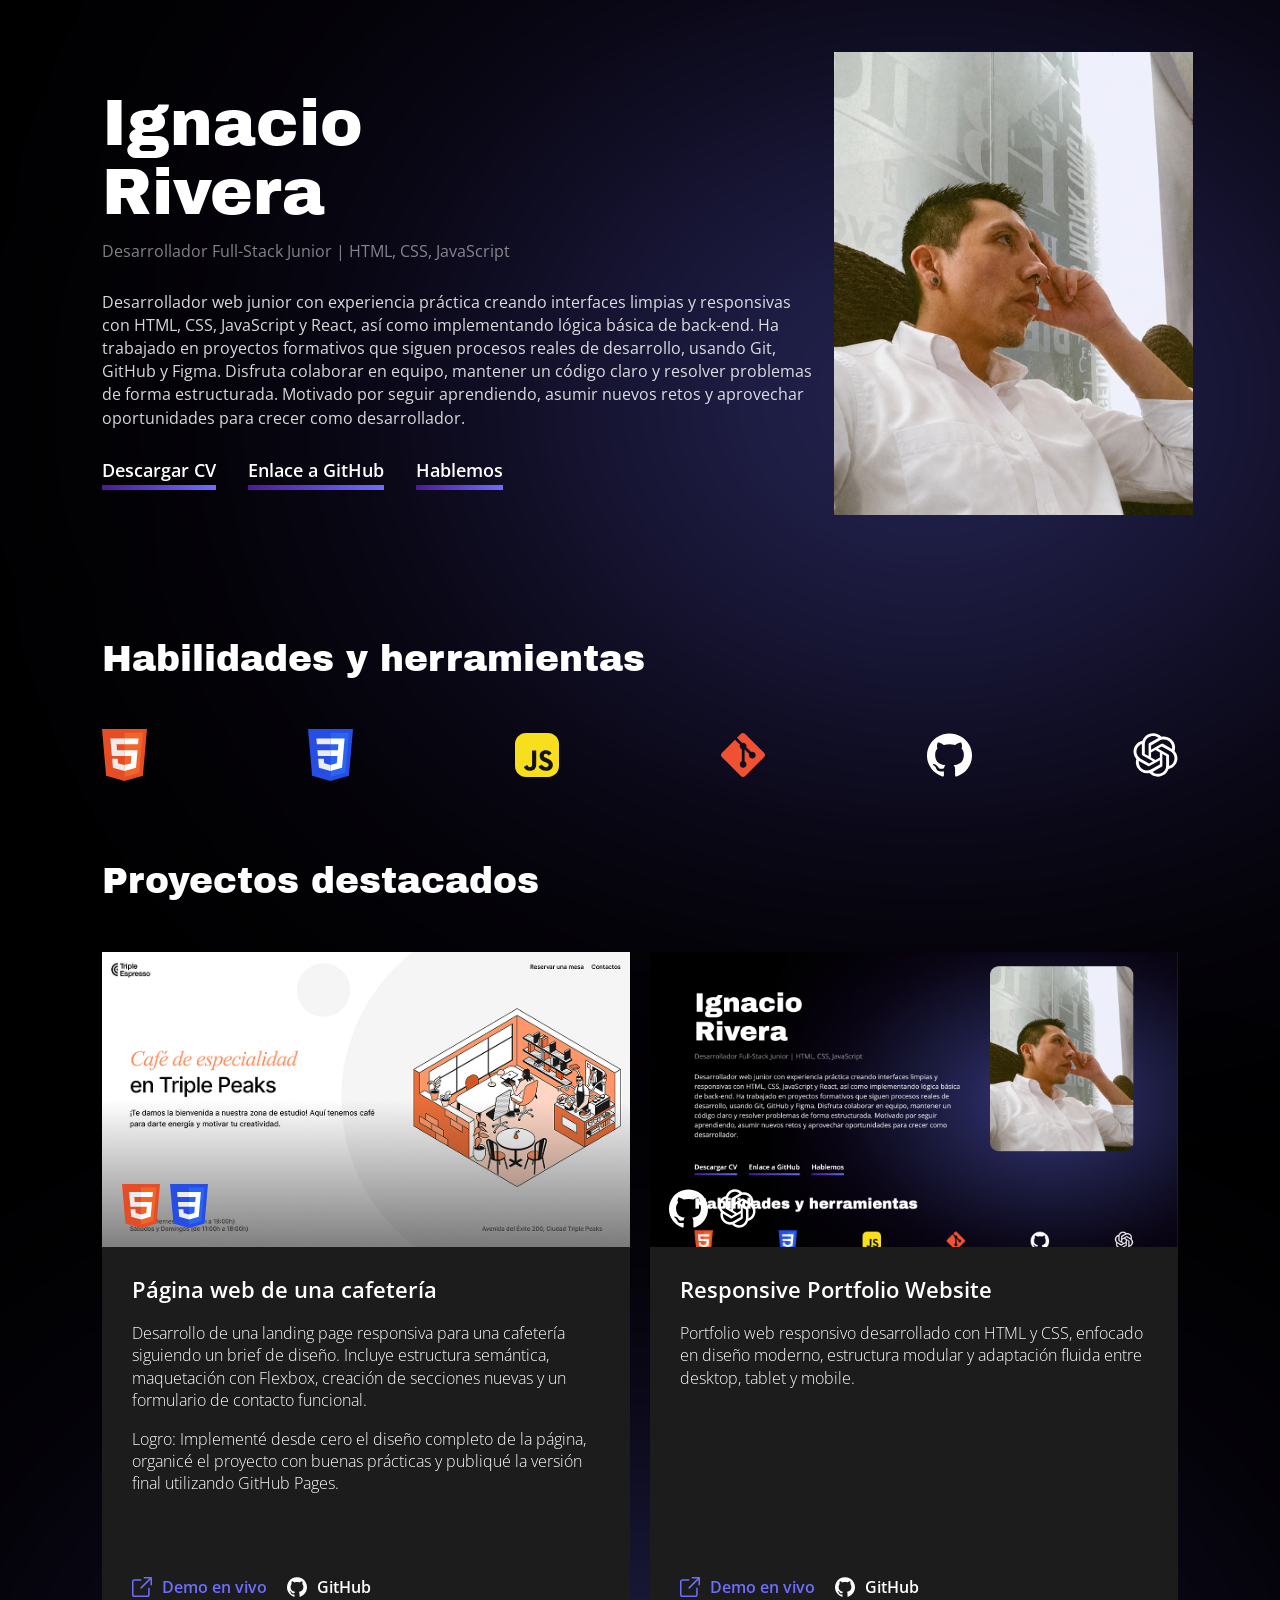
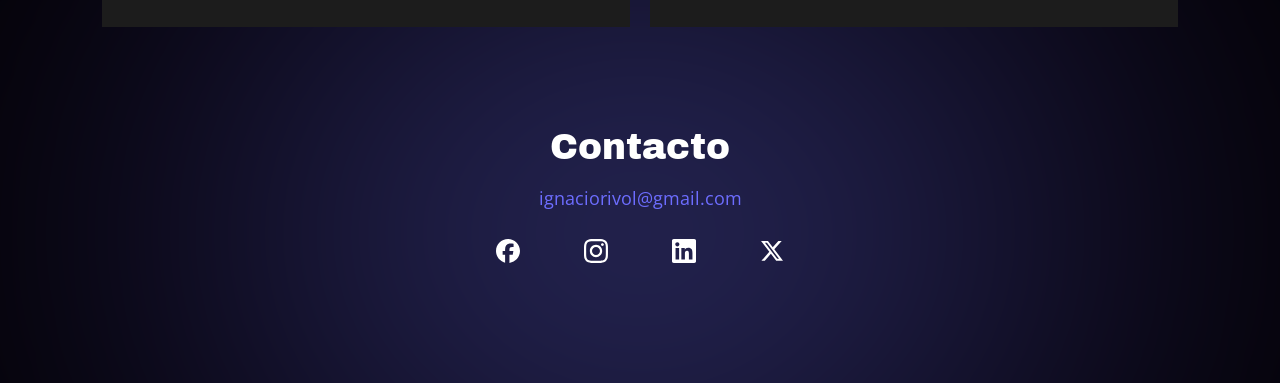
<file: index.html>
<!doctype html>
<html lang="es">
  <head>
    <meta charset="UTF-8" />
    <meta name="viewport" content="width=device-width, initial-scale=1.0" />
    <title>My Portfolio</title>
    <link rel="icon" href="./favicon.ico" type="image/x-icon" />
    <link rel="stylesheet" href="./styles/normalize.css" />
    <link rel="stylesheet" href="./styles/index.css" />
    <link rel="stylesheet" href="./styles/header.css" />
    <link rel="stylesheet" href="./styles/skills.css" />
    <link rel="stylesheet" href="./styles/projects.css" />
    <link rel="stylesheet" href="./styles/footer.css" />
    <link rel="stylesheet" href="./styles/responsive.css" />
  </head>

  <body>
    <div class="page">
      <header class="header">
        <div class="header__ellipse"></div>

        <div class="header__container">
          <div class="header__photo-wrapper">
            <img
              src="./images/photo-me.png"
              alt="Ignacio Rivera"
              class="header__photo"
            />
          </div>

          <h1 class="header__title">
            <span class="header__title-line">Ignacio</span>
            <span class="header__title-line">Rivera</span>
          </h1>

          <p class="header__subtitle">
            Desarrollador Full-Stack Junior | HTML, CSS, JavaScript
          </p>

          <p class="header__description">
            Desarrollador web junior con experiencia práctica creando interfaces
            limpias y responsivas con HTML, CSS, JavaScript y React, así como
            implementando lógica básica de back-end. Ha trabajado en proyectos
            formativos que siguen procesos reales de desarrollo, usando Git,
            GitHub y Figma. Disfruta colaborar en equipo, mantener un código
            claro y resolver problemas de forma estructurada. Motivado por
            seguir aprendiendo, asumir nuevos retos y aprovechar oportunidades
            para crecer como desarrollador.
          </p>

          <nav class="header__links">
            <a
              class="header__link"
              href="./files/CV_Ignacio_Rivera.pdf"
              download
              >Descargar CV</a
            >
            <a
              class="header__link"
              href="https://github.com/riveradevs/"
              target="_blank"
              rel="noopener noreferrer"
              >Enlace a GitHub</a
            >
            <a class="header__link" href="#contacto">Hablemos</a>
          </nav>
        </div>
      </header>
      <main>
        <section class="skills">
          <h2 class="skills__title">Habilidades y herramientas</h2>

          <div class="skills__icons">
            <img src="./images/icon-1.svg" alt="HTML" />
            <img src="./images/icon-2.svg" alt="CSS" />
            <img src="./images/icon-3.svg" alt="JavaScript" />
            <img src="./images/icon-4.svg" alt="React" />
            <img
              class="skills__icons-55px"
              src="./images/icon-5.svg"
              alt="GitHub"
            />
            <img
              class="skills__icons-55px"
              src="./images/icon-6.svg"
              alt="GPT"
            />
          </div>
        </section>

        <section class="projects">
          <h2 class="projects__title">Proyectos destacados</h2>

          <div class="projects__grid">
            <div class="project-column">
              <article class="project-card project-card--image">
                <img
                  src="./images/screenshot-1.jpg"
                  alt="Imagen del proyecto Página web de una cafetería"
                />

                <div class="project-card__icons">
                  <img src="./images/icon-1.svg" alt="HTML" />
                  <img src="./images/icon-2.svg" alt="CSS" />
                </div>
              </article>

              <article class="project-card project-card--info">
                <h3 class="project-card__title">Página web de una cafetería</h3>

                <div class="project-card__text-container">
                  <p class="project-card__text">
                    Desarrollo de una landing page responsiva para una cafetería
                    siguiendo un brief de diseño. Incluye estructura semántica,
                    maquetación con Flexbox, creación de secciones nuevas y un
                    formulario de contacto funcional.
                  </p>

                  <p class="project-card__text">
                    Logro: Implementé desde cero el diseño completo de la
                    página, organicé el proyecto con buenas prácticas y publiqué
                    la versión final utilizando GitHub Pages.
                  </p>
                </div>

                <div class="project-card__links">
                  <a
                    href="https://riveradevs.github.io/web_project_coffeeshop_es/"
                    class="project-link project-link--demo"
                    target="_blank"
                    rel="noopener noreferrer"
                  >
                    <img src="./images/Union.svg" alt="Demo en vivo" />
                    <span>Demo en vivo</span>
                  </a>

                  <a
                    href="https://github.com/riveradevs/web_project_coffeeshop_es"
                    class="project-link project-link--github"
                    target="_blank"
                    rel="noopener noreferrer"
                  >
                    <img src="./images/icon-5.svg" alt="GitHub" />
                    <span>GitHub</span>
                  </a>
                </div>
              </article>
            </div>

            <div class="project-column">
              <article class="project-card project-card--image">
                <img
                  src="./images/Rectangle 5.jpg"
                  alt="Imagen del segundo proyecto"
                />

                <div class="project-card__icons">
                  <img src="./images/icon-5.svg" alt="HTML" />
                  <img src="./images/icon-6.svg" alt="CSS" />
                </div>
              </article>

              <article class="project-card project-card--info">
                <h3 class="project-card__title">
                  Responsive Portfolio Website
                </h3>

                <div class="project-card__text-container">
                  <p class="project-card__text">
                    Portfolio web responsivo desarrollado con HTML y CSS,
                    enfocado en diseño moderno, estructura modular y adaptación
                    fluida entre desktop, tablet y mobile.
                  </p>
                </div>

                <div class="project-card__links">
                  <a
                    href="https://riveradevs.github.io/web_project_portfolio_es/"
                    class="project-link project-link--demo"
                    target="_blank"
                    rel="noopener noreferrer"
                  >
                    <img src="./images/Union.svg" alt="Demo en vivo" />
                    <span>Demo en vivo</span>
                  </a>

                  <a
                    href="https://github.com/riveradevs/web_project_portfolio_es"
                    class="project-link project-link--github"
                    target="_blank"
                    rel="noopener noreferrer"
                  >
                    <img src="./images/icon-5.svg" alt="GitHub" />
                    <span>GitHub</span>
                  </a>
                </div>
              </article>
            </div>
          </div>
        </section>

        <div class="ellipse ellipse--bottom"></div>
      </main>
      <footer class="footer" id="contacto">
        <div class="footer__contact">
          <p class="footer__text">Contacto</p>

          <a class="footer__mail" href="mailto:ignaciorivol@gmail.com">
            ignaciorivol@gmail.com
          </a>

          <div class="footer__social">
            <a
              href="https://www.facebook.com/"
              target="_blank"
              rel="noopener noreferrer"
              aria-label="Facebook"
            >
              <img src="./images/icon-fb.svg" alt="Facebook" />
            </a>

            <a
              href="https://www.instagram.com/"
              target="_blank"
              rel="noopener noreferrer"
              aria-label="Instagram"
            >
              <img src="./images/icon-insta.svg" alt="Instagram" />
            </a>

            <a
              href="https://www.linkedin.com/in/ignacio-javier-rivera-olvera-62a0b43b7/"
              target="_blank"
              rel="noopener noreferrer"
              aria-label="LinkedIn"
            >
              <img src="./images/icon-li.svg" alt="LinkedIn" />
            </a>

            <a
              href="https://x.com/"
              target="_blank"
              rel="noopener noreferrer"
              aria-label="X"
            >
              <img src="./images/icon-x.svg" alt="X" />
            </a>
          </div>
        </div>
      </footer>
    </div>
  </body>
</html>
</file>
<file: styles/index.css>
/* FUENTES */
@font-face {
  font-family: "Archivo Black";
  src: url("../fonts/ArchivoBlack-Regular.woff2") format("woff2");
  font-weight: 400;
  font-style: normal;
  font-display: swap;
}

@font-face {
  font-family: "Open Sans";
  src: url("../fonts/OpenSans-Regular.woff2") format("woff2");
  font-weight: 400;
  font-style: normal;
  font-display: swap;
}

@font-face {
  font-family: "Open Sans";
  src: url("../fonts/OpenSans-SemiBold.woff2") format("woff2");
  font-weight: 600;
  font-style: normal;
  font-display: swap;
}

@font-face {
  font-family: "Open Sans";
  src: url("../fonts/OpenSans-Light.woff2") format("woff2");
  font-weight: 300;
  font-style: normal;
  font-display: swap;
}

/* RESET */
* {
  margin: 0;
  padding: 0;
  box-sizing: border-box;
}

body {
  font-family: "Open Sans", Arial, sans-serif;
  background: #111111;
  color: #fff;
  overflow-x: hidden;
}

a {
  text-decoration: none;
  color: inherit;
}

/* BASE */
.page {
  position: relative;
  width: 100%;
  max-width: 1440px;
  min-height: 100vh;
  margin: 0 auto;
  background: #000;
  overflow: hidden;
}
</file>
<file: styles/header.css>
/* HEADER */
.header {
  position: relative;
  min-height: 585px;
  background: #000;
  overflow: visible;
}

.header__ellipse {
  position: absolute;
  width: 1400px;
  height: 1000px;
  top: -100px;
  right: -350px;
  z-index: 1;
  pointer-events: none;

  background: radial-gradient(
    ellipse at center,
    rgba(125, 125, 255, 0.58) 0%,
    rgba(109, 109, 255, 0.36) 18%,
    rgba(109, 109, 255, 0.2) 40%,
    rgba(76, 26, 151, 0.12) 60%,
    rgba(20, 10, 45, 0.06) 85%,
    rgba(0, 0, 0, 0) 100%
  );

  filter: blur(160px);
}

.header__container {
  position: relative;
  z-index: 2;

  padding-left: 120px;
  padding-right: 120px;
  padding-top: 0;
}

/* FOTO */
.header__photo-wrapper {
  float: right;

  width: 387px;
  height: 500px;
  max-width: 100%;

  margin-top: clamp(40px, calc(145.16px - 7.3vw), 89px);
  margin-left: clamp(16px, 4vw, 30 px);
  margin-bottom: 30px;

  overflow: hidden;
  background: #222;
}

.header__photo {
  position: relative;
  z-index: 3;

  display: block;
  width: 100%;
  height: 100%;

  object-fit: cover;
  object-position: center center;
}

/* TEXTO */
.header__title {
  padding-top: 89px;

  font-family: "Archivo Black", Arial, sans-serif;
  font-size: clamp(36px, 5vw, 72px);
  font-weight: 400;
  line-height: 1.08;
  margin: 0 0 15px 0;
}

.header__title-line {
  display: block;
}

.header__subtitle {
  font-size: clamp(16px, 1.25vw, 18px);
  font-weight: 400;
  margin-bottom: 30px;
  opacity: 0.5;
}

.header__description {
  max-width: 793px;
  font-size: clamp(16px, 1.25vw, 18px);
  line-height: 1.45;
  font-weight: 400;
  color: rgba(255, 255, 255, 0.85);
}

/* LINKS */
.header__links {
  clear: both;

  display: flex;
  gap: 32px;
  flex-wrap: wrap;
}

.header__link {
  font-size: 18px;
  font-weight: 600;
  display: flex;
  flex-direction: column;
  transition: transform 0.3s ease;
}

.header__link::after {
  content: "";
  width: 100%;
  height: 5px;
  margin-top: 5px;
  background: linear-gradient(90deg, #4c1a97, #6d6dff);
  transform-origin: center;
}

.header__link:hover {
  transform: translateY(-2px);
}

.header__link:hover::after {
  animation: pulseBar 1.2s ease-in-out infinite;
}

@keyframes pulseBar {
  0% {
    transform: scaleX(1);
  }

  25% {
    transform: scaleX(1.08);
  }

  50% {
    transform: scaleX(0.85);
  }

  75% {
    transform: scaleX(1.05);
  }

  100% {
    transform: scaleX(1);
  }
}
</file>
<file: styles/skills.css>
/* SKILLS */
.skills {
  position: relative;
  z-index: 2;

  padding-left: 120px;
  padding-right: 120px;
  padding-top: 55px;
  padding-bottom: 80px;

  background: transparent;
}

.skills__title {
  font-family: "Archivo Black", Arial, sans-serif;
  font-size: clamp(28px, 2.8vw, 40px);
  line-height: 1.1;
  color: #fff;
  font-weight: 400;
}

.skills__icons {
  width: 100%;
  max-width: 100%;

  margin: 0;
  padding-top: 50px;

  display: flex;
  justify-content: space-between;
  align-items: center;
  flex-wrap: nowrap;

  gap: clamp(24px, 4vw, 80px);
}

.skills__icons img,
.skills__icons-55px {
  width: clamp(30px, 3.5vw, 50px);
  height: clamp(34px, 4vw, 57px);
  object-fit: contain;
}
</file>
<file: styles/projects.css>
/* PROYECTOS */
.projects {
  position: relative;
  z-index: 2;

  padding-left: 120px;
  padding-right: 120px;
  padding-top: 0;
  margin-top: 0;
  margin-bottom: 100px;
}

.projects__title {
  font-family: "Archivo Black", Arial, sans-serif;
  font-size: clamp(28px, 2.8vw, 40px);
  color: #fff;
  font-weight: 400;
}

.projects__grid {
  margin-top: 50px;

  display: grid;
  grid-template-columns: repeat(2, minmax(0, 1fr));
  gap: 20px;
}

.project-column {
  width: 100%;
  min-width: 0;

  display: flex;
  flex-direction: column;
}

.project-card {
  width: 100%;
  overflow: hidden;
}

.project-card--image {
  position: relative;
  aspect-ratio: 590 / 330;
  height: auto;
}

.project-card--image > img {
  width: 100%;
  height: 100%;
  object-fit: cover;
  object-position: top left;
  display: block;
}

/* ICONOS SOBRE IMAGEN */
.project-card__icons {
  position: absolute;
  left: clamp(12px, 1.5vw, 20px);
  bottom: clamp(12px, 1.5vw, 20px);

  display: flex;
  align-items: center;
  gap: clamp(8px, 1vw, 10px);

  z-index: 2;
}

.project-card__icons img {
  width: clamp(30px, 3vw, 40px);
  height: auto;
  object-fit: contain;
  display: block;
}

/* CARD DE TEXTO */
.project-card--info {
  width: 100%;
  min-height: 380px;
  height: auto;

  background: #1c1c1c;
  color: #fff;

  display: flex;
  flex-direction: column;

  padding: 30px;
}

.project-card__title {
  font-family: "Open Sans", Arial, sans-serif;
  font-size: clamp(20px, 1.7vw, 24px);
  font-weight: 700;
  color: #fff;

  width: 100%;
  max-width: 339px;
  height: auto;

  margin: 0 0 20px 0;
}

.project-card__text-container {
  width: 100%;
  height: auto;
}

.project-card__text {
  font-family: "Open Sans", Arial, sans-serif;
  font-size: clamp(16px, 1.25vw, 18px);
  font-weight: 350;
  line-height: 1.4;
  color: #fff;

  margin: 0;
}

.project-card__text + .project-card__text {
  margin-top: 16px;
}

.project-card__links {
  display: flex;
  gap: 20px;
  flex-wrap: wrap;

  margin-top: auto;
  padding-top: 30px;
  margin-left: 0;
  margin-bottom: 0;
}

.project-link {
  display: flex;
  flex-direction: row;
  align-items: center;
  gap: 10px;

  font-family: "Open Sans", Arial, sans-serif;
  font-size: 16px;
  font-weight: 600;

  text-decoration: none;
}

.project-link:hover {
  transform: translateY(-2px);
}

.project-link--demo {
  color: #6d6dff;
}

.project-link--demo:hover {
  color: #a3a3ff;
}

.project-link--github {
  color: #ffffff;
}

.project-link--github:hover {
  color: #cccccc;
}

.project-link img {
  width: 20px;
  height: 20px;
  display: block;
  order: 0;
}

.project-link span {
  order: 1;
}
</file>
<file: styles/footer.css>
/* ELLIPSE INFERIOR */
.ellipse {
  position: absolute;
  pointer-events: none;
  z-index: 1;

  width: 1400px;
  height: 1000px;

  background: radial-gradient(
    ellipse at center,
    rgba(125, 125, 255, 0.58) 0%,
    rgba(109, 109, 255, 0.36) 18%,
    rgba(109, 109, 255, 0.2) 40%,
    rgba(76, 26, 151, 0.12) 60%,
    rgba(20, 10, 45, 0.06) 85%,
    rgba(0, 0, 0, 0) 100%
  );

  filter: blur(160px);
}

.ellipse--bottom {
  left: 50%;
  bottom: 0;
  transform: translateX(-50%) translateY(35%);
}

/* FOOTER */
.footer {
  position: relative;
  z-index: 2;

  display: flex;
  flex-direction: column;
  align-items: center;

  /*
    El espacio inferior REAL
    ahora se controla aquí.
  */
  padding-bottom: 100px;
}

.footer__contact {
  display: flex;
  flex-direction: column;
  align-items: center;

  font-family: "Archivo Black", Arial, sans-serif;
  font-size: clamp(28px, 2.8vw, 40px);

  margin-bottom: 20px;
}

.footer__text {
  margin: 0;
  margin-bottom: 20px;
}

.footer__mail {
  display: inline-block;

  font-family: "Open Sans", Arial, sans-serif;
  font-size: 18px;
  color: #6d6dff;

  margin-bottom: 30px;

  transition:
    color 0.25s ease,
    transform 0.25s ease;
}

.footer__mail:hover {
  color: #a3a3ff;
  transform: translateY(-2px);
}

.footer__social {
  width: 288px;
  display: flex;
  justify-content: space-between;

  margin-bottom: 0;
}

.footer__social img {
  width: 24px;
  height: 24px;
  display: block;

  transition:
    transform 0.25s ease,
    opacity 0.25s ease;
}

.footer__social img:hover {
  transform: translateY(-4px) scale(1.1);
  opacity: 0.8;
}
</file>
<file: styles/responsive.css>
/* ========================= */
/* HEADER: 1440px → 529px */
/* ========================= */
@media (min-width: 1440px) {
  .header__links {
    clear: none;
    margin-top: 30px;
  }

  .header__photo-wrapper {
    position: relative;
    left: 15px;
  }
}

@media (max-width: 1439px) and (min-width: 529px) {
  .header__container {
    clear: none;
    flex-direction: row;
    align-items: flex-start;
    justify-content: space-between;

    padding-left: clamp(48px, 8vw, 120px);
    padding-right: clamp(48px, 8vw, 120px);

    gap: clamp(16px, 4vw, 60px);
  }

  .header__description {
    max-width: 793px;
    width: 100%;
    height: auto;
  }

  .header__links {
    clear: none;
    margin-top: 30px;
  }

  .header__photo-wrapper {
    position: relative;
    left: 15px;

    width: clamp(200px, 28vw, 387px);
    aspect-ratio: 387 / 500;
    height: auto;

    margin-top: clamp(40px, calc(145.16px - 7.3vw), 89px);

    flex: 0 0 auto;
  }

  .skills {
    padding-left: clamp(48px, 8vw, 120px);
    padding-right: clamp(48px, 8vw, 120px);
  }

  .skills__icons {
    gap: clamp(32px, 8vw, 180px);
  }

  .projects {
    padding-left: clamp(48px, 8vw, 120px);
    padding-right: clamp(48px, 8vw, 120px);
  }
}

/* ========================= */
/* HEADER: 528px hacia abajo */
/* ========================= */
@media (max-width: 528px) {
  .header {
    min-height: auto;
  }

  .footer__contact {
    font-size: 28px;
  }

  .footer__social {
    width: 240px;
  }

  .header__container {
    display: flex;
    flex-direction: column;
    align-items: center;

    padding-left: 48px;
    padding-right: 48px;
    padding-top: 30px;

    gap: 32px;
  }

  .header__photo-wrapper {
    float: none;

    order: -1;

    width: min(100%, 300px);
    aspect-ratio: 387 / 500;
    height: auto;

    margin: 0 auto 32px;
    margin-top: 30px;

    flex: 0 0 auto;
    align-self: center;
  }

  .header__photo {
    width: 100%;
    height: 100%;
  }

  .header__title {
    padding-top: 0;
  }

  .header__title,
  .header__subtitle,
  .header__description,
  .header__links {
    max-width: 100%;
  }

  .header__description {
    width: 100%;
    height: auto;
  }

  .header__links {
    clear: none;

    display: flex;
    flex-wrap: wrap;
    gap: 20px;
  }
}

/* ========================= */
/* 768px hacia abajo */
/* SOLO SKILLS + PROJECTS */
/* ========================= */
@media (max-width: 768px) {
  .skills,
  .projects {
    padding-left: 48px;
    padding-right: 48px;
  }

  .skills__icons {
    flex-wrap: wrap;
    gap: 40px 70px;
    justify-content: flex-start;
  }

  .projects__grid {
    grid-template-columns: 1fr;
  }

  .project-card--image {
    aspect-ratio: 590 / 330;
    height: auto;
  }

  .project-card--info {
    min-height: 330px;
    height: auto;
  }
}

/* ========================= */
/* 480px hacia abajo */
/* ========================= */
@media (max-width: 480px) {
  .footer__contact {
    font-size: 28px;
  }

  .footer__mail {
    font-size: 18px;
  }

  .footer__social {
    width: auto;
    justify-content: center;
    gap: clamp(16px, 7vw, 32px);

    margin-bottom: 0;
  }

  .footer__social img {
    width: 24px;
    height: 24px;
  }
}
</file>
